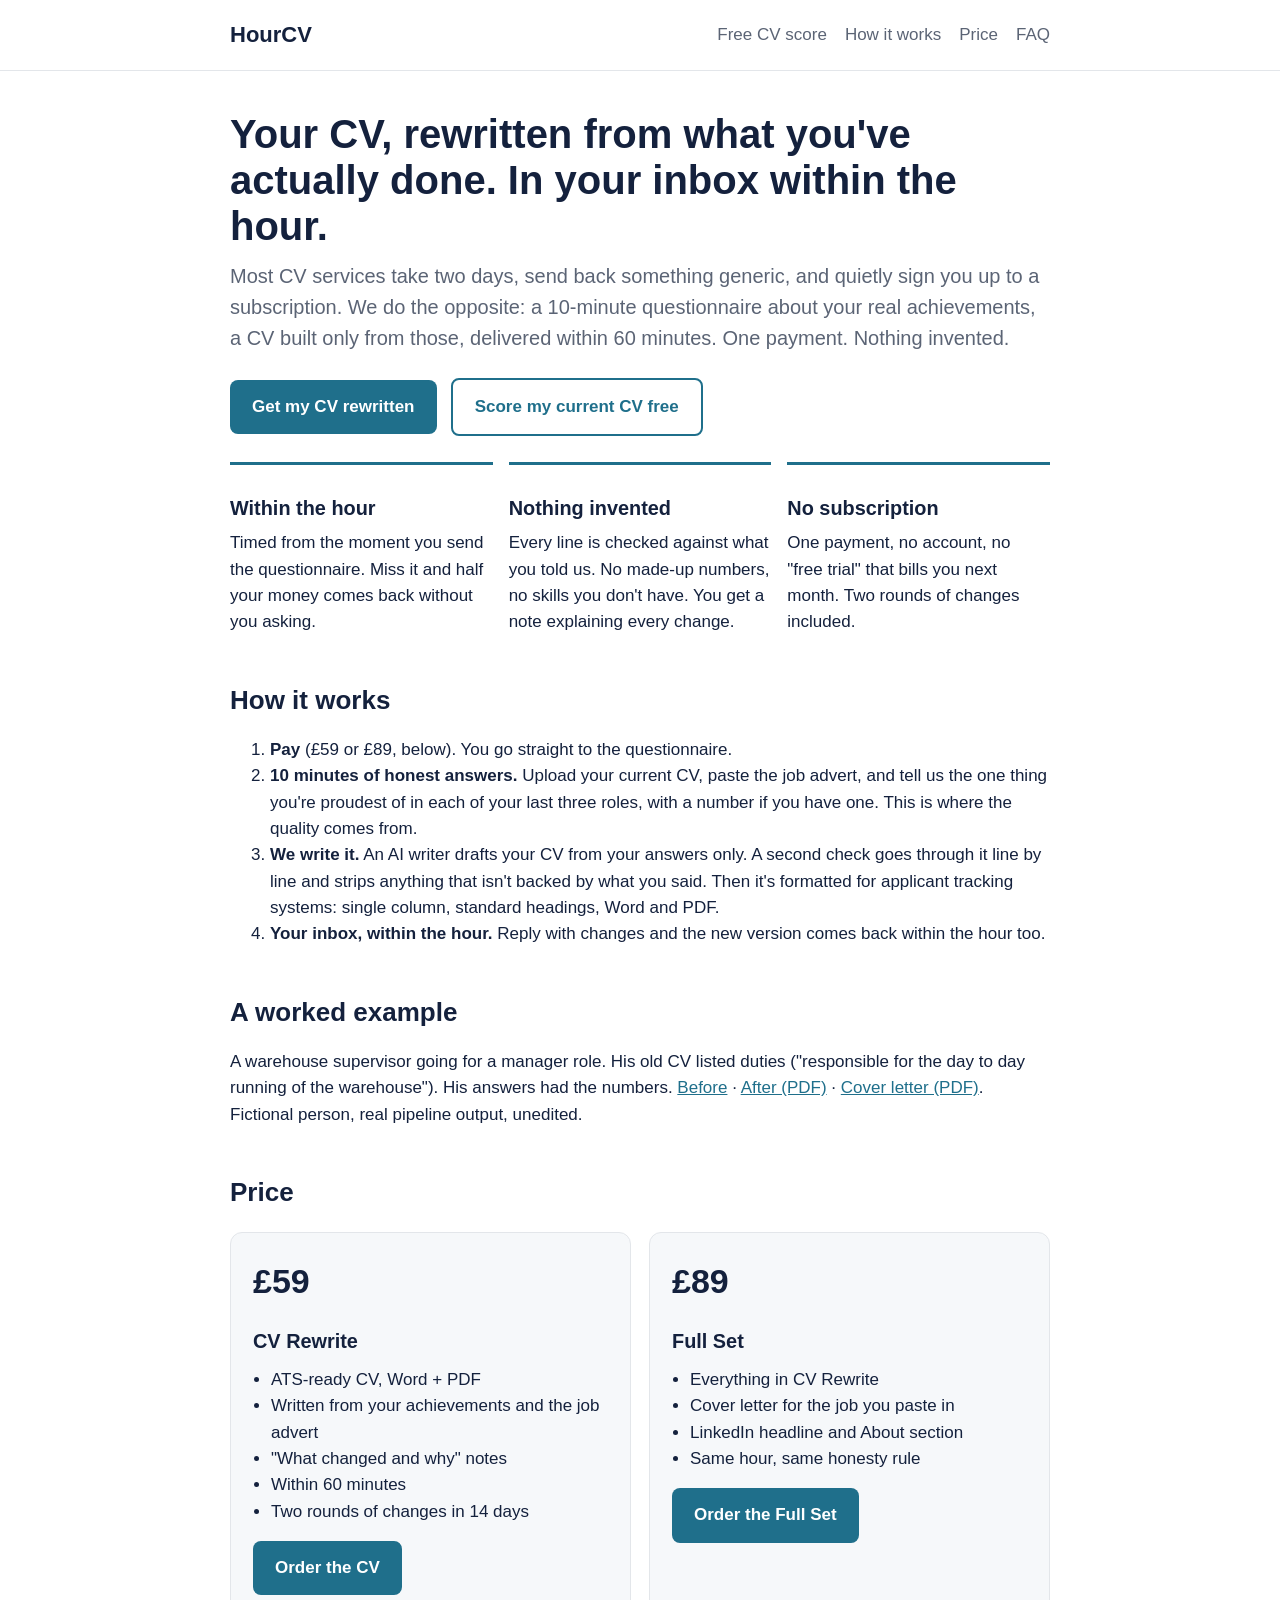
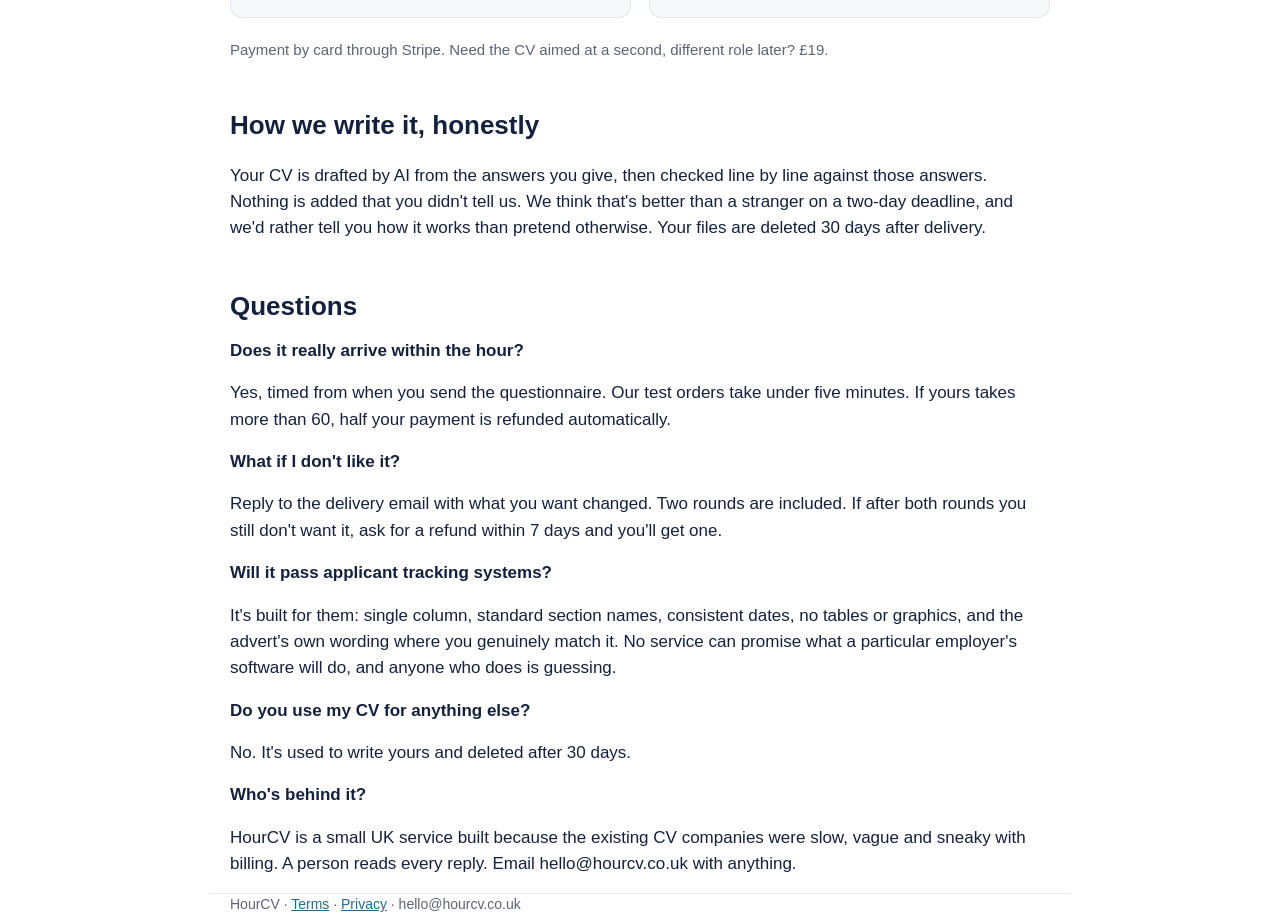
<file: index.html>
<!doctype html><html lang="en-GB"><head><meta charset="utf-8"><meta name="viewport" content="width=device-width,initial-scale=1">
<title>HourCV: your CV rewritten from your own achievements, within the hour</title>
<meta name="description" content="UK CV rewriting service. Answer a 10-minute questionnaire, get an ATS-ready CV (plus cover letter and LinkedIn) emailed within the hour. One payment, no subscription, nothing invented.">
<link rel="stylesheet" href="style.css"></head><body>
<header><div class="wrap"><a class="logo" href="./">HourCV</a><nav><a href="cv-score.html">Free CV score</a><a href="#how">How it works</a><a href="#price">Price</a><a href="#faq">FAQ</a></nav></div></header>
<main class="wrap">
<h1>Your CV, rewritten from what you've actually done. In your inbox within the hour.</h1>
<p class="lead">Most CV services take two days, send back something generic, and quietly sign you up to a subscription. We do the opposite: a 10-minute questionnaire about your real achievements, a CV built only from those, delivered within 60 minutes. One payment. Nothing invented.</p>
<p><a class="btn" href="#price">Get my CV rewritten</a> &nbsp; <a class="btn alt" href="cv-score.html">Score my current CV free</a></p>
<div class="strip">
<div><h3>Within the hour</h3>Timed from the moment you send the questionnaire. Miss it and half your money comes back without you asking.</div>
<div><h3>Nothing invented</h3>Every line is checked against what you told us. No made-up numbers, no skills you don't have. You get a note explaining every change.</div>
<div><h3>No subscription</h3>One payment, no account, no "free trial" that bills you next month. Two rounds of changes included.</div>
</div>
<h2 id="how">How it works</h2>
<ol>
<li><b>Pay</b> (£59 or £89, below). You go straight to the questionnaire.</li>
<li><b>10 minutes of honest answers.</b> Upload your current CV, paste the job advert, and tell us the one thing you're proudest of in each of your last three roles, with a number if you have one. This is where the quality comes from.</li>
<li><b>We write it.</b> An AI writer drafts your CV from your answers only. A second check goes through it line by line and strips anything that isn't backed by what you said. Then it's formatted for applicant tracking systems: single column, standard headings, Word and PDF.</li>
<li><b>Your inbox, within the hour.</b> Reply with changes and the new version comes back within the hour too.</li>
</ol>
<h2>A worked example</h2>
<p>A warehouse supervisor going for a manager role. His old CV listed duties ("responsible for the day to day running of the warehouse"). His answers had the numbers. <a href="samples/example-cv-before.txt">Before</a> · <a href="samples/example-cv-after.pdf">After (PDF)</a> · <a href="samples/example-cover-letter.pdf">Cover letter (PDF)</a>. Fictional person, real pipeline output, unedited.</p>
<h2 id="price">Price</h2>
<div class="tiers">
<div class="tier"><div class="price">£59</div><h3>CV Rewrite</h3><ul><li>ATS-ready CV, Word + PDF</li><li>Written from your achievements and the job advert</li><li>"What changed and why" notes</li><li>Within 60 minutes</li><li>Two rounds of changes in 14 days</li></ul><a class="btn" href="https://buy.stripe.com/6oU5kD3nA0Ib4us27O4Rq0A">Order the CV</a></div>
<div class="tier"><div class="price">£89</div><h3>Full Set</h3><ul><li>Everything in CV Rewrite</li><li>Cover letter for the job you paste in</li><li>LinkedIn headline and About section</li><li>Same hour, same honesty rule</li></ul><a class="btn" href="https://buy.stripe.com/3cI4gzaQ24Yr2mkcMs4Rq0B">Order the Full Set</a></div>
</div>
<p class="quiet">Payment by card through Stripe. Need the CV aimed at a second, different role later? £19.</p>
<h2>How we write it, honestly</h2>
<p>Your CV is drafted by AI from the answers you give, then checked line by line against those answers. Nothing is added that you didn't tell us. We think that's better than a stranger on a two-day deadline, and we'd rather tell you how it works than pretend otherwise. Your files are deleted 30 days after delivery.</p>
<h2 id="faq">Questions</h2><div class="faq">
<p><b>Does it really arrive within the hour?</b></p><p>Yes, timed from when you send the questionnaire. Our test orders take under five minutes. If yours takes more than 60, half your payment is refunded automatically.</p>
<p><b>What if I don't like it?</b></p><p>Reply to the delivery email with what you want changed. Two rounds are included. If after both rounds you still don't want it, ask for a refund within 7 days and you'll get one.</p>
<p><b>Will it pass applicant tracking systems?</b></p><p>It's built for them: single column, standard section names, consistent dates, no tables or graphics, and the advert's own wording where you genuinely match it. No service can promise what a particular employer's software will do, and anyone who does is guessing.</p>
<p><b>Do you use my CV for anything else?</b></p><p>No. It's used to write yours and deleted after 30 days.</p>
<p><b>Who's behind it?</b></p><p>HourCV is a small UK service built because the existing CV companies were slow, vague and sneaky with billing. A person reads every reply. Email hello@hourcv.co.uk with anything.</p>
</div>
</main>
<footer class="wrap">HourCV · <a href="terms.html">Terms</a> · <a href="privacy.html">Privacy</a> · hello@hourcv.co.uk</footer>
</body></html>
</file>
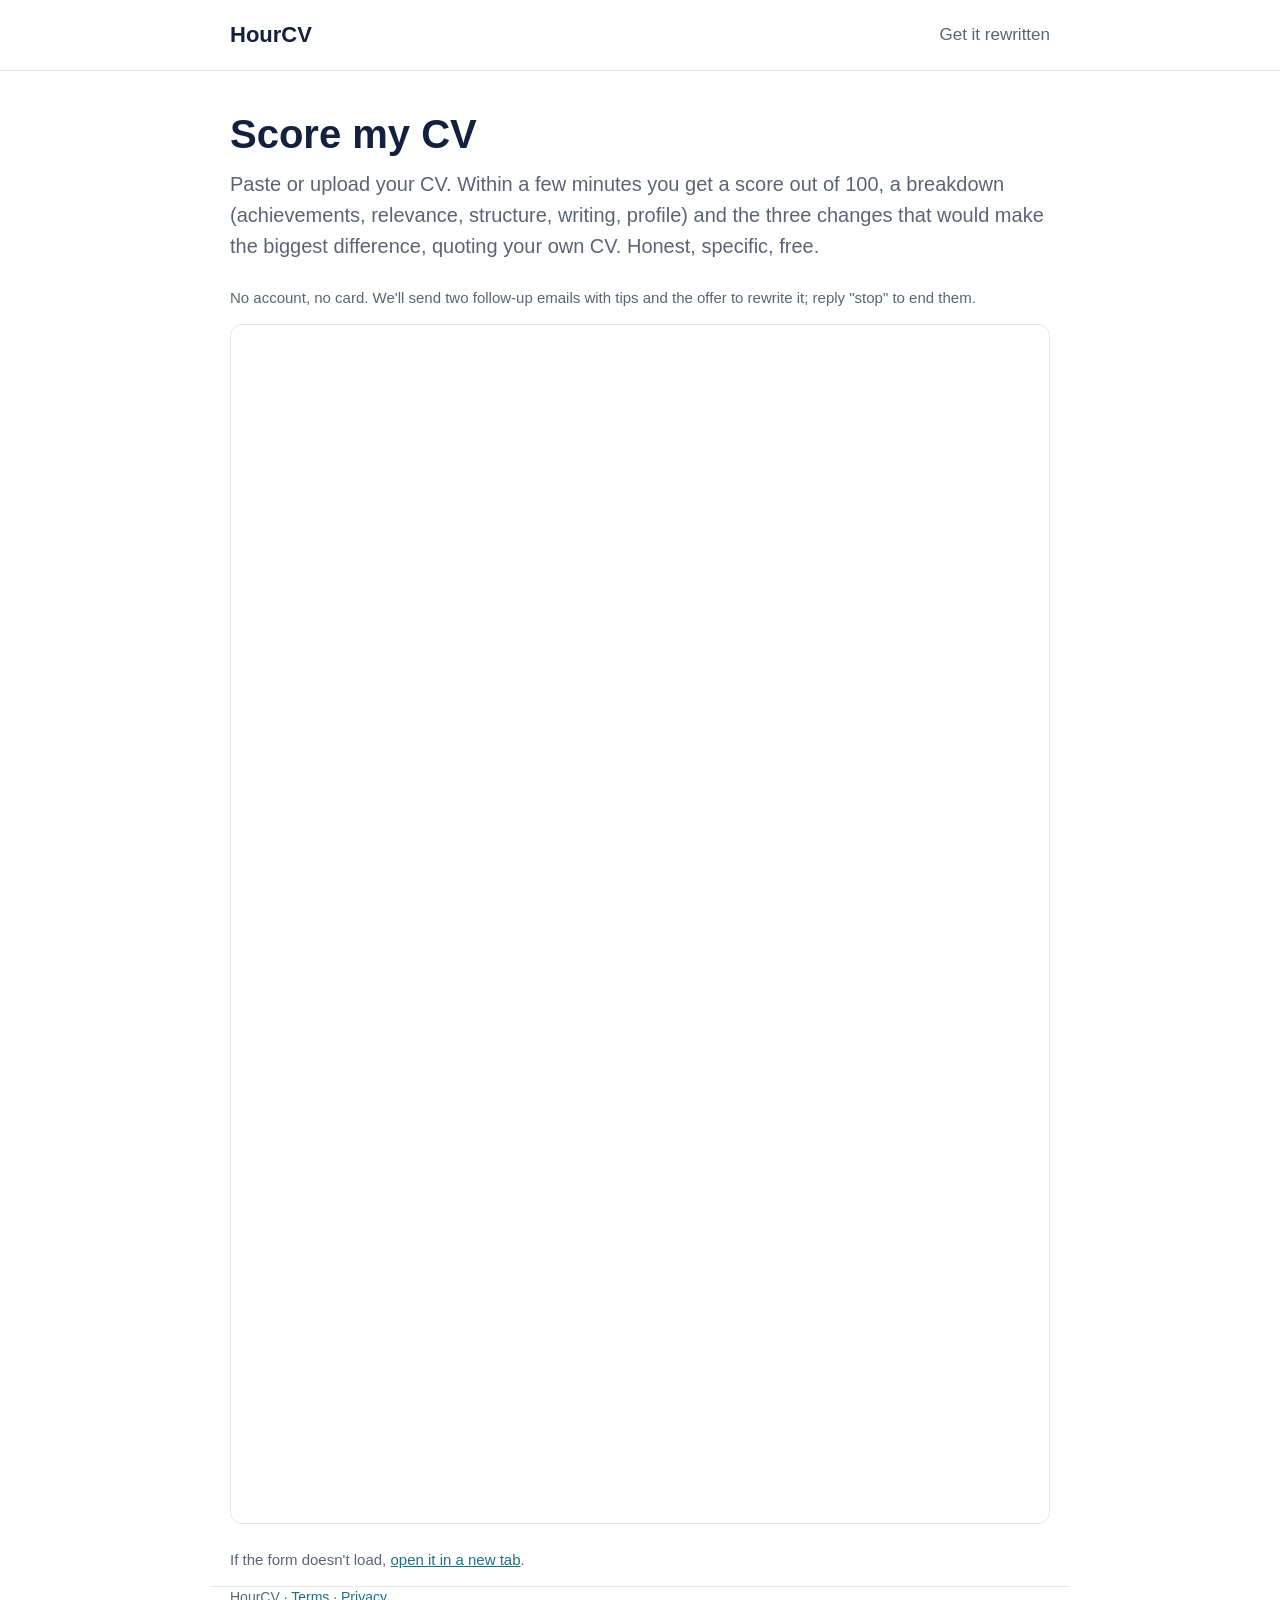
<file: cv-score.html>
<!doctype html><html lang="en-GB"><head><meta charset="utf-8"><meta name="viewport" content="width=device-width,initial-scale=1">
<title>Free CV score: an honest mark out of 100 and the three fixes that matter</title>
<meta name="description" content="Paste or upload your CV and get an honest score out of 100, a breakdown, and the three changes that would make the biggest difference. Free, no account, no card.">
<link rel="stylesheet" href="style.css"></head><body>
<header><div class="wrap"><a class="logo" href="./">HourCV</a><nav><a href="./#price">Get it rewritten</a></nav></div></header>
<main class="wrap">
<h1>Score my CV</h1>
<p class="lead">Paste or upload your CV. Within a few minutes you get a score out of 100, a breakdown (achievements, relevance, structure, writing, profile) and the three changes that would make the biggest difference, quoting your own CV. Honest, specific, free.</p>
<p class="quiet">No account, no card. We'll send two follow-up emails with tips and the offer to rewrite it; reply "stop" to end them.</p>
<iframe class="airtable-embed" src="https://airtable.com/embed/appZt8P3BLbatcNK0/pagDZctPfRruE4KEy/form" frameborder="0" width="100%" height="1200" style="background:transparent;border:1px solid #e3e6ea;border-radius:12px"></iframe>
<p class="quiet">If the form doesn't load, <a href="https://airtable.com/appZt8P3BLbatcNK0/pagDZctPfRruE4KEy/form">open it in a new tab</a>.</p>
</main>
<footer class="wrap">HourCV · <a href="terms.html">Terms</a> · <a href="privacy.html">Privacy</a></footer>
</body></html>
</file>
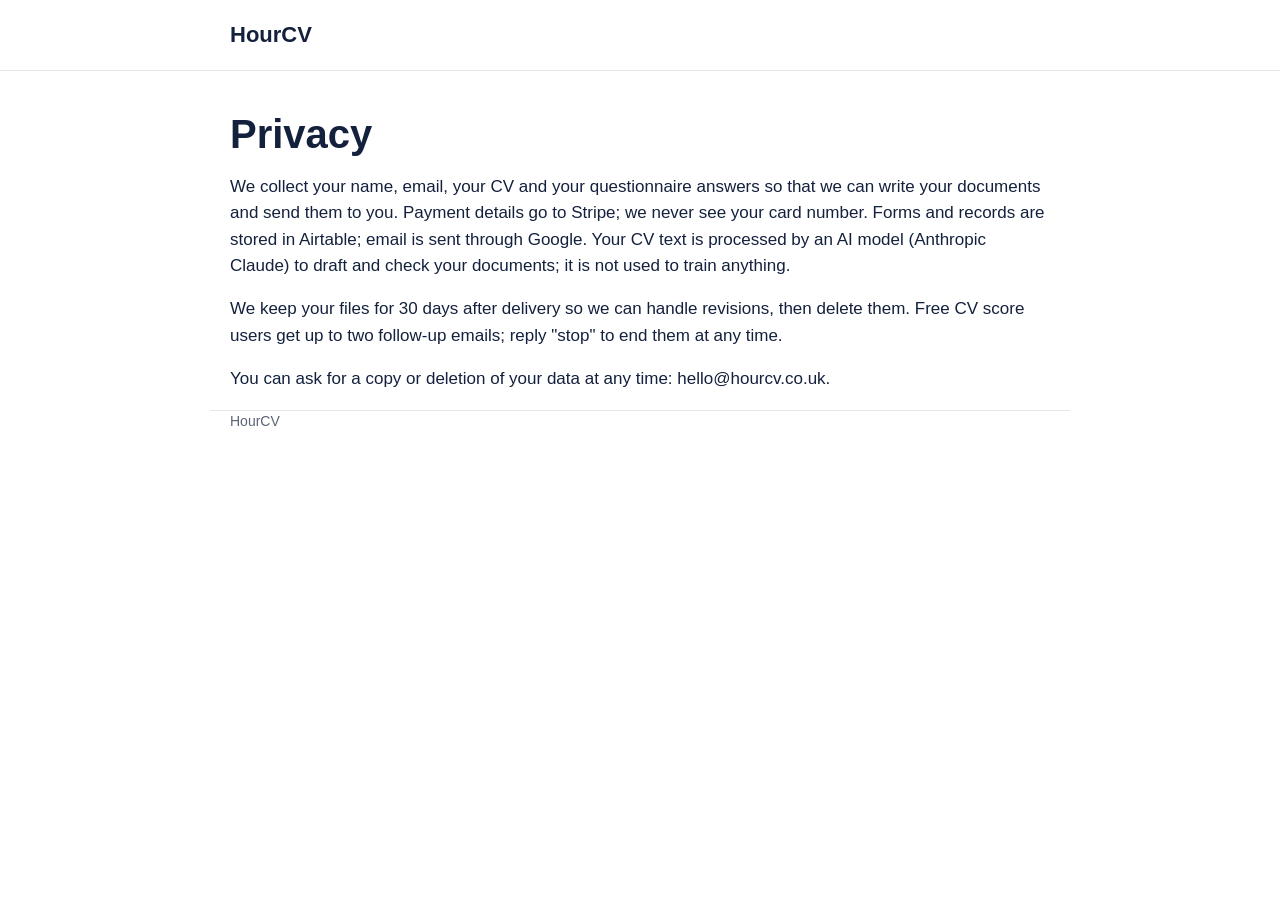
<file: privacy.html>
<!doctype html><html lang="en-GB"><head><meta charset="utf-8"><meta name="viewport" content="width=device-width,initial-scale=1"><title>HourCV privacy</title><link rel="stylesheet" href="style.css"></head><body>
<header><div class="wrap"><a class="logo" href="./">HourCV</a></div></header><main class="wrap">
<h1>Privacy</h1>
<p>We collect your name, email, your CV and your questionnaire answers so that we can write your documents and send them to you. Payment details go to Stripe; we never see your card number. Forms and records are stored in Airtable; email is sent through Google. Your CV text is processed by an AI model (Anthropic Claude) to draft and check your documents; it is not used to train anything.</p>
<p>We keep your files for 30 days after delivery so we can handle revisions, then delete them. Free CV score users get up to two follow-up emails; reply "stop" to end them at any time.</p>
<p>You can ask for a copy or deletion of your data at any time: hello@hourcv.co.uk.</p>
</main><footer class="wrap">HourCV</footer></body></html>
</file>
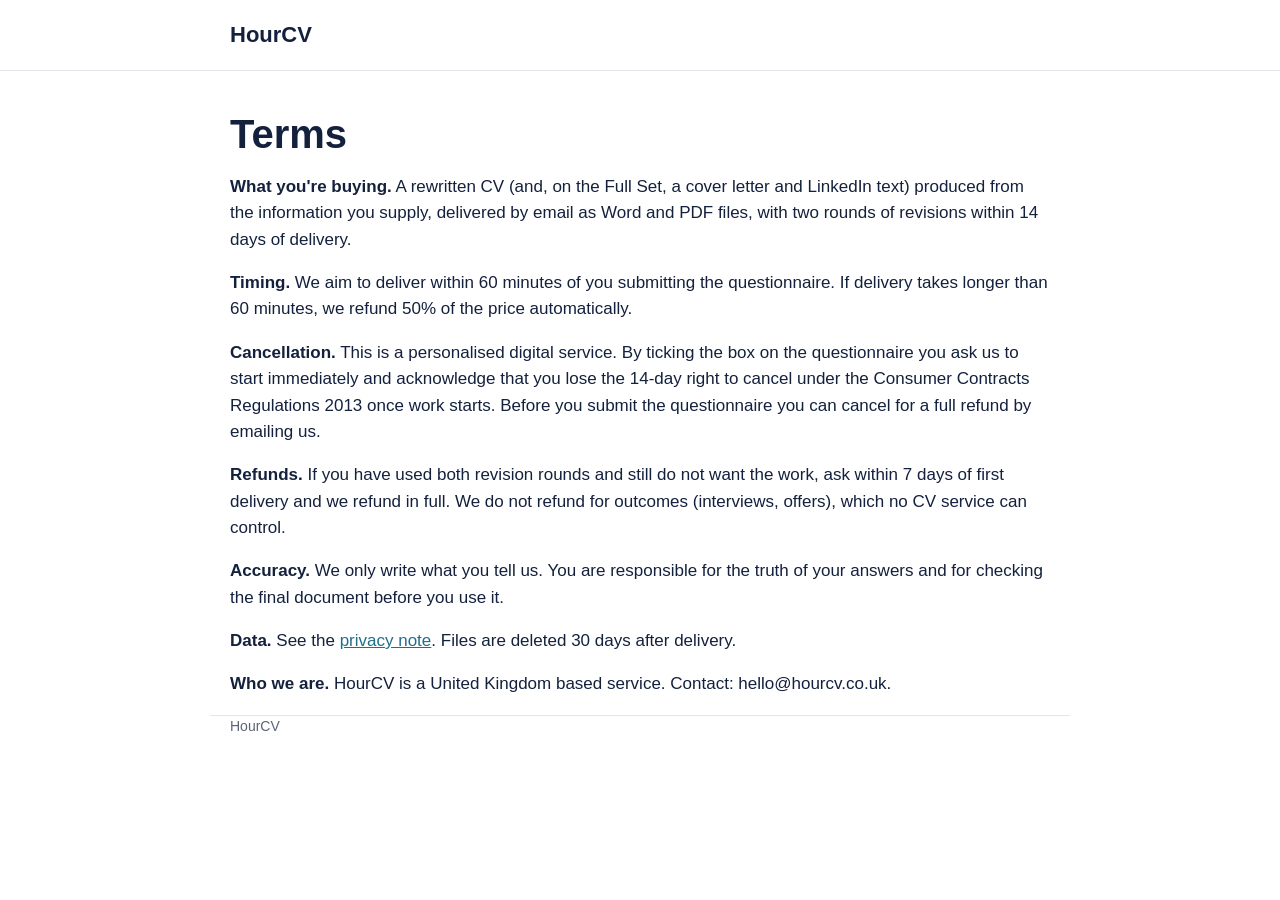
<file: terms.html>
<!doctype html><html lang="en-GB"><head><meta charset="utf-8"><meta name="viewport" content="width=device-width,initial-scale=1"><title>HourCV terms</title><link rel="stylesheet" href="style.css"></head><body>
<header><div class="wrap"><a class="logo" href="./">HourCV</a></div></header><main class="wrap">
<h1>Terms</h1>
<p><b>What you're buying.</b> A rewritten CV (and, on the Full Set, a cover letter and LinkedIn text) produced from the information you supply, delivered by email as Word and PDF files, with two rounds of revisions within 14 days of delivery.</p>
<p><b>Timing.</b> We aim to deliver within 60 minutes of you submitting the questionnaire. If delivery takes longer than 60 minutes, we refund 50% of the price automatically.</p>
<p><b>Cancellation.</b> This is a personalised digital service. By ticking the box on the questionnaire you ask us to start immediately and acknowledge that you lose the 14-day right to cancel under the Consumer Contracts Regulations 2013 once work starts. Before you submit the questionnaire you can cancel for a full refund by emailing us.</p>
<p><b>Refunds.</b> If you have used both revision rounds and still do not want the work, ask within 7 days of first delivery and we refund in full. We do not refund for outcomes (interviews, offers), which no CV service can control.</p>
<p><b>Accuracy.</b> We only write what you tell us. You are responsible for the truth of your answers and for checking the final document before you use it.</p>
<p><b>Data.</b> See the <a href="privacy.html">privacy note</a>. Files are deleted 30 days after delivery.</p>
<p><b>Who we are.</b> HourCV is a United Kingdom based service. Contact: hello@hourcv.co.uk.</p>
</main><footer class="wrap">HourCV</footer></body></html>
</file>
<file: style.css>
:root{--ink:#14213d;--muted:#5b6475;--line:#e3e6ea;--accent:#1f6f8b;--bg:#fff;--soft:#f6f8fa}
*{box-sizing:border-box}body{margin:0;font:17px/1.55 -apple-system,BlinkMacSystemFont,"Segoe UI",Roboto,Helvetica,Arial,sans-serif;color:var(--ink);background:var(--bg)}
a{color:var(--accent)}.wrap{max-width:860px;margin:0 auto;padding:0 20px}
header{padding:18px 0;border-bottom:1px solid var(--line)}header .wrap{display:flex;justify-content:space-between;align-items:center}
.logo{font-weight:800;font-size:22px;color:var(--ink);text-decoration:none}nav a{margin-left:18px;text-decoration:none;color:var(--muted)}
h1{font-size:40px;line-height:1.15;margin:40px 0 12px}h2{font-size:26px;margin:44px 0 12px}h3{margin:18px 0 6px}
.lead{font-size:20px;color:var(--muted);margin:0 0 24px}
.btn{display:inline-block;background:var(--accent);color:#fff;padding:14px 22px;border-radius:8px;text-decoration:none;font-weight:700}
.btn.alt{background:#fff;color:var(--accent);border:2px solid var(--accent)}
.tiers{display:grid;grid-template-columns:1fr 1fr;gap:18px;margin:20px 0}.tier{border:1px solid var(--line);border-radius:12px;padding:22px;background:var(--soft)}
.tier .price{font-size:34px;font-weight:800}.tier ul{padding-left:18px;margin:10px 0 16px}
.strip{display:grid;grid-template-columns:repeat(3,1fr);gap:16px;margin:26px 0}.strip div{border-top:3px solid var(--accent);padding-top:10px}
.quiet{color:var(--muted);font-size:15px}.faq p{margin:4px 0 16px}
pre{white-space:pre-wrap;background:var(--soft);padding:16px;border-radius:8px;font-size:14px}
footer{margin:60px 0 30px;padding-top:20px;border-top:1px solid var(--line);color:var(--muted);font-size:14px}
@media(max-width:640px){h1{font-size:30px}.tiers,.strip{grid-template-columns:1fr}}
</file>
